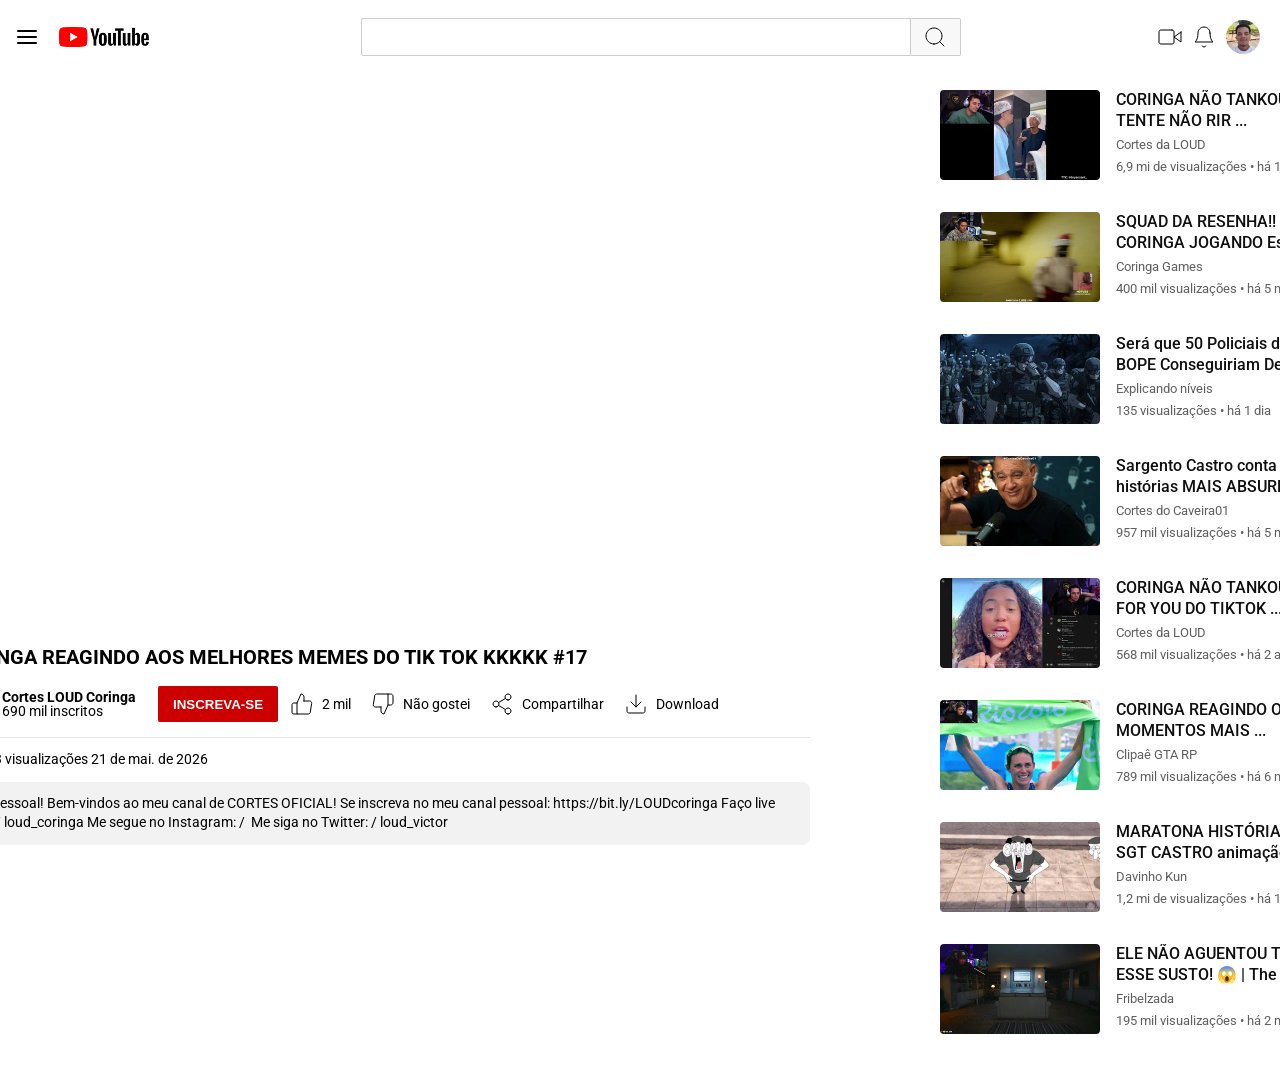
<file: index.html>
<!doctype html>
<html lang="en">
  <head>
    <meta charset="UTF-8" />
    <meta name="viewport" content="width=device-width, initial-scale=1.0" />
    <title>YouTube Interface Clone - DIO Project</title>
    <link rel="stylesheet" href="styles.css" />
  </head>
  <body>
    <header class="menu">
      <div class="left">
        <figure id="menu"><img src="./svg/menu.svg" alt="menu" /></figure>
        <figure id="logo-ytb">
          <a href="./pagina-inicial.html"
            ><img src="./img/youtube 1.png" alt="Youtube-logo"
          /></a>
        </figure>
      </div>

      <div class="center">
        <div class="search">
          <input type="text" class="search-bar" />
          <button class="search-btn">
            <figure><img src="./svg/search.svg" alt="search" /></figure>
          </button>
        </div>
      </div>

      <div class="right">
        <figure><img src="./svg/video.svg" alt="video" /></figure>
        <figure><img src="./svg/bell.svg" alt="bell" /></figure>
        <figure>
          <img id="profile" src="./img/profile.jpeg" alt="profile" />
        </figure>
      </div>
    </header>

    <main class="watching-video">
      <section class="box">
        <div class="video-details">
          <iframe
            width="952"
            height="537"
            src="https://www.youtube.com/embed/QA1-QgoDuuA?si=Joty5b1a2xM5lnqy"
            title="YouTube video player"
            frameborder="0"
            allow="
              accelerometer;
              autoplay;
              clipboard-write;
              encrypted-media;
              gyroscope;
              picture-in-picture;
              web-share;
            "
            referrerpolicy="strict-origin-when-cross-origin"
            allowfullscreen
          ></iframe>

          <h1>CORINGA REAGINDO AOS MELHORES MEMES DO TIK TOK KKKKK #17</h1>

          <div class="video-actions">
            <div class="item image">
              <figure>
                <img
                  src="./img/channels4_profile.jpg"
                  alt="Avatar Canal"
                  width="42px"
                  style="border-radius: 100px"
                />
              </figure>

              <div id="text-image">
                <h2>Cortes LOUD Coringa</h2>
                <p>690 mil inscritos</p>
              </div>
            </div>
            <div class="item subscribe">
              <button style="border-radius: 2px">Inscreva-se</button>
            </div>
            <div class="item like">
              <figure><img src="./svg/thumbs-up.svg" alt="Like" /></figure>
              <p>2 mil</p>
            </div>
            <div class="item unlike">
              <figure><img src="./svg/thumbs-down.svg" alt="Deslike" /></figure>
              <p>Não gostei</p>
            </div>
            <div class="item share">
              <figure>
                <img src="./svg/share-2.svg" alt="Compartilhar" />
              </figure>
              <p>Compartilhar</p>
            </div>
            <div class="item download">
              <figure>
                <img src="./svg/download.svg" alt="Baixar vídeo" />
              </figure>
              <p>Download</p>
            </div>
          </div>

          <div class="views-date">
            <p>103.083 visualizações 21 de mai. de 2026</p>
          </div>

          <div class="description">
            <p>
              Fala pessoal! Bem-vindos ao meu canal de CORTES OFICIAL! Se
              inscreva no meu canal pessoal: https://bit.ly/LOUDcoringa​ Faço
              live aqui: / loud_coringa Me segue no Instagram: / ​ Me siga no
              Twitter: / loud_victor
            </p>
          </div>
        </div>

        <aside class="column">
          <div class="videos">
            <figure class="video">
              <img src="./webp/video-01.webp" alt="video-one" />
              <div class="text">
                <h1>CORINGA NÃO TANKOU O TENTE NÃO RIR ...</h1>
                <p>Cortes da LOUD</p>
                <p>6,9 mi de visualizações • há 1 ano</p>
              </div>
            </figure>

            <figure class="video">
              <img src="./webp/video-02.webp" alt="video-two" />
              <div class="text">
                <h1>SQUAD DA RESENHA!! CORINGA JOGANDO Escape t...</h1>
                <p>Coringa Games</p>
                <p>400 mil visualizações • há 5 meses</p>
              </div>
            </figure>

            <figure class="video">
              <img src="./webp/video-03.webp" alt="video-three" />
              <div class="text">
                <h1>
                  Será que 50 Policiais do BOPE Conseguiriam Derrotar o ...
                </h1>
                <p>Explicando níveis</p>
                <p>135 visualizações • há 1 dia</p>
              </div>
            </figure>

            <figure class="video">
              <img src="./webp/video-04.webp" alt="video-four" />
              <div class="text">
                <h1>Sargento Castro conta as histórias MAIS ABSURDAS da ...</h1>
                <p>Cortes do Caveira01</p>
                <p>957 mil visualizações • há 5 meses</p>
              </div>
            </figure>

            <figure class="video">
              <img src="./webp/video-05.webp" alt="video-five" />
              <div class="text">
                <h1>CORINGA NÃO TANKOU SUA FOR YOU DO TIKTOK ...</h1>
                <p>Cortes da LOUD</p>
                <p>568 mil visualizações • há 2 anos</p>
              </div>
            </figure>

            <figure class="video">
              <img src="./webp/video-06.webp" alt="video-six" />
              <div class="text">
                <h1>CORINGA REAGINDO OS MOMENTOS MAIS ...</h1>
                <p>Clipaê GTA RP</p>
                <p>789 mil visualizações • há 6 meses</p>
              </div>
            </figure>

            <figure class="video">
              <img src="./webp/video-07.webp" alt="video-seven" />
              <div class="text">
                <h1>MARATONA HISTÓRIAS DO SGT CASTRO animação</h1>
                <p>Davinho Kun</p>
                <p>1,2 mi de visualizações • há 1 mês</p>
              </div>
            </figure>

            <figure class="video">
              <img src="./webp/video-08.webp" alt="video-eight" />
              <div class="text">
                <h1>ELE NÃO AGUENTOU TOMAR ESSE SUSTO! 😱 | The Floor ...</h1>
                <p>Fribelzada</p>
                <p>195 mil visualizações • há 2 meses</p>
              </div>
            </figure>
          </div>
        </aside>
      </section>
    </main>
    <footer></footer>
  </body>
</html>
</file>
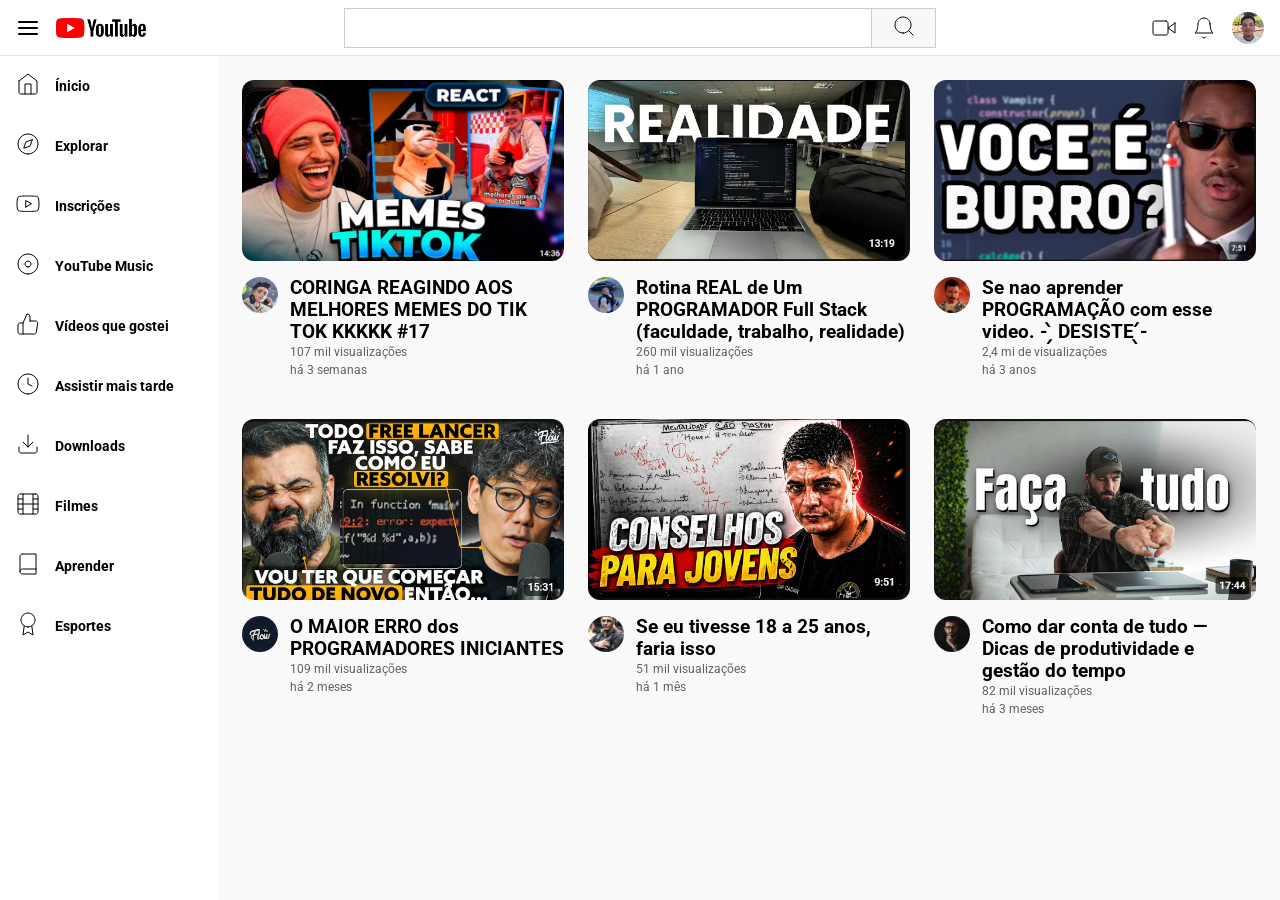
<file: pagina-inicial.html>
<!doctype html>
<html lang="en">
  <head>
    <meta charset="UTF-8" />
    <meta name="viewport" content="width=device-width, initial-scale=1.0" />
    <title>Youtube - Página Inicial</title>
    <link rel="stylesheet" href="pagina-inicial.css" />
  </head>
  <body>
    <header class="menu">
      <div class="left">
        <figure id="menu"><img src="./svg/menu.svg" alt="menu" /></figure>
        <figure id="logo-ytb">
          <img src="./img/youtube 1.png" alt="Youtube-logo" />
        </figure>
      </div>

      <div class="center">
        <div class="search">
          <input type="text" class="search-bar" />
          <button class="search-btn">
            <figure><img src="./svg/search.svg" alt="search" /></figure>
          </button>
        </div>
      </div>

      <div class="right">
        <figure><img src="./svg/video.svg" alt="video" /></figure>
        <figure><img src="./svg/bell.svg" alt="bell" /></figure>
        <figure>
          <img id="profile" src="./img/profile.jpeg" alt="profile" />
        </figure>
      </div>
    </header>
    <aside class="item sidebar">
      <div class="sidebar-items">
        <figure><img src="./svg/home.svg" alt="Ínicio" /></figure>
        <p>Ínicio</p>
      </div>
      <div class="sidebar-items">
        <figure><img src="./svg/compass.svg" alt="Explorar" /></figure>
        <p>Explorar</p>
      </div>
      <div class="sidebar-items">
        <figure><img src="./svg/youtube.svg" alt="Inscrições" /></figure>
        <p>Inscrições</p>
      </div>
      <div class="sidebar-items">
        <figure><img src="./svg/disc.svg" alt="YouTube Music" /></figure>
        <p>YouTube Music</p>
      </div>
      <div class="sidebar-items">
        <figure>
          <img src="./svg/thumbs-up.svg" alt="Vídeos que gostei" />
        </figure>
        <p>Vídeos que gostei</p>
      </div>
      <div class="sidebar-items">
        <figure><img src="./svg/clock.svg" alt="Assistir mais tarde" /></figure>
        <p>Assistir mais tarde</p>
      </div>
      <div class="sidebar-items">
        <figure><img src="./svg/download.svg" alt="Downloads" /></figure>
        <p>Downloads</p>
      </div>
      <div class="sidebar-items">
        <figure><img src="./svg/film.svg" alt="Filmes" /></figure>
        <p>Filmes</p>
      </div>
      <div class="sidebar-items">
        <figure><img src="./svg/book.svg" alt="Aprender" /></figure>
        <p>Aprender</p>
      </div>
      <div class="sidebar-items">
        <figure><img src="./svg/award.svg" alt="Esportes" /></figure>
        <p>Esportes</p>
      </div>
    </aside>
    <main class="item">
      <div class="videos-columns">
        <div class="video video-01">
          <figure class="thumbnail-wrapper">
            <a href="./index.html">
              <img
                src="./img/video-01.png"
                alt="Thumbnail do Video"
                class="thumbnail"
            /></a>
          </figure>
          <div class="video-details">
            <figure class="channel-avatar-wrapper">
              <img
                src="./img/profile-01.jpg"
                alt="Canal"
                class="channel-avatar"
              />
            </figure>
            <div class="video-text-content">
              <h3 class="video-title">
                CORINGA REAGINDO AOS MELHORES MEMES DO TIK TOK KKKKK #17
              </h3>
              <span class="video-metadata">107 mil visualizações</span>
              <span class="video-metadata">há 3 semanas</span>
            </div>
          </div>
        </div>

        <div class="video video-02">
          <figure class="thumbnail-wrapper">
            <img
              src="./img/video-02.png"
              alt="Thumbnail do Video"
              class="thumbnail"
            />
          </figure>
          <div class="video-details">
            <figure class="channel-avatar-wrapper">
              <img
                src="./img/profile-02.jpg"
                alt="Canal"
                class="channel-avatar"
              />
            </figure>
            <div class="video-text-content">
              <h3 class="video-title">
                Rotina REAL de Um PROGRAMADOR Full Stack (faculdade, trabalho,
                realidade)
              </h3>
              <span class="video-metadata">260 mil visualizações</span>
              <span class="video-metadata"> há 1 ano</span>
            </div>
          </div>
        </div>

        <div class="video video-03">
          <figure class="thumbnail-wrapper">
            <img
              src="./img/video-03.png"
              alt="Thumbnail do Video"
              class="thumbnail"
            />
          </figure>
          <div class="video-details">
            <figure class="channel-avatar-wrapper">
              <img
                src="./img/profile-03.jpg"
                alt="Canal"
                class="channel-avatar"
              />
            </figure>
            <div class="video-text-content">
              <h3 class="video-title">
                Se nao aprender PROGRAMAÇÃO com esse video. - ̗̀ DESISTE ̖́-
              </h3>
              <span class="video-metadata"> 2,4 mi de visualizações </span>
              <span class="video-metadata"> há 3 anos</span>
            </div>
          </div>
        </div>

        <div class="video video-04">
          <figure class="thumbnail-wrapper">
            <img
              src="./img/video-04.png"
              alt="Thumbnail do Video"
              class="thumbnail"
            />
          </figure>
          <div class="video-details">
            <figure class="channel-avatar-wrapper">
              <img
                src="./img/profile-04.jpg"
                alt="Canal"
                class="channel-avatar"
              />
            </figure>
            <div class="video-text-content">
              <h3 class="video-title">
                O MAIOR ERRO dos PROGRAMADORES INICIANTES
              </h3>
              <span class="video-metadata"> 109 mil visualizações</span>
              <span class="video-metadata">há 2 meses</span>
            </div>
          </div>
        </div>

        <div class="video video-05">
          <figure class="thumbnail-wrapper">
            <img
              src="./img/video-05.png"
              alt="Thumbnail do Video"
              class="thumbnail"
            />
          </figure>
          <div class="video-details">
            <figure class="channel-avatar-wrapper">
              <img
                src="./img/profile-05.jpg"
                alt="Canal"
                class="channel-avatar"
              />
            </figure>
            <div class="video-text-content">
              <h3 class="video-title">
                Se eu tivesse 18 a 25 anos, faria isso
              </h3>
              <span class="video-metadata"> 51 mil visualizações</span>
              <span class="video-metadata">há 1 mês</span>
            </div>
          </div>
        </div>

        <div class="video video-06">
          <figure class="thumbnail-wrapper">
            <img
              src="./img/video-06.png"
              alt="Thumbnail do Video"
              class="thumbnail"
            />
          </figure>
          <div class="video-details">
            <figure class="channel-avatar-wrapper">
              <img
                src="./img/profile-06.jpg"
                alt="Canal"
                class="channel-avatar"
              />
            </figure>
            <div class="video-text-content">
              <h3 class="video-title">
                Como dar conta de tudo — Dicas de produtividade e gestão do
                tempo
              </h3>
              <span class="video-metadata"> 82 mil visualizações</span>
              <span class="video-metadata">há 3 meses</span>
            </div>
          </div>
        </div>
      </div>
    </main>
  </body>
</html>
</file>
<file: styles.css>
@import url('https://fonts.googleapis.com/css2?family=Afacad:ital,wght@0,400..700;1,400..700&family=Anybody:ital,wght@0,100..900;1,100..900&family=Raleway:ital,wght@0,100..900;1,100..900&family=Roboto:ital,wght@0,100..900;1,100..900&display=swap');

/* 1. Reset e Ajuste de Imagens */
* {
    margin: 0;
    padding: 0;
    box-sizing: border-box; /* Garante que padding não quebre a largura */
}

/* Evita que as imagens do player e dos vídeos estourem o container */
img {
    max-width: 100%;
    height: auto;
    display: block;
}

/* 2. Header */
header {
    background: rgba(255, 255, 255, 1);
    align-items: center;
    justify-content: space-between;
    display: flex;
    margin: 15px;
    gap: 10px;
}

.left {
    display: flex;
    align-items: center;
    flex-shrink: 0;
}

.left > #menu + #logo-ytb {
    margin: 0px 20px;
}

/* Centraliza a pesquisa e permite que ela encolha se necessário */
.center {
    display: flex;
    flex-grow: 1;
    justify-content: center;
    max-width: 600px; /* Largura máxima idêntica ao YouTube original */
    margin: 0 15px;
}

.center > .search  {
    display: flex;
    width: 100%;
}

.center > .search > input {
    width: 100%; /* Ocupa o espaço disponível do container */
    height: 38px;
    border: solid rgba(204, 204, 204, 1) 1px;
    padding: 0 10px;
    border-radius: 2px 0 0 2px;
}

.center > .search > button {
    width: 55px;
    height: 38px; /* Alinhado com o input */
    border: solid rgba(204, 204, 204, 1) 1px;
    border-left: none;
    background: #f8f8f8;
    cursor: pointer;
    border-radius: 0 2px 2px 0;
}

.right {
    display: flex;
    align-items: center;
    flex-shrink: 0;
}

.right > figure {
    margin: 5px;
}
.right > figure > #profile {
    height: 34px;
    border-radius: 100px;
}

.search-btn > figure {
    display: flex;
    justify-content: center;
}

/* 3. Layout Principal (Mobile-First por padrão) */
main {
    display: flex;
    flex-direction: column; /* No celular, tudo fica em uma única coluna */
    padding: 16px;
    gap: 24px;
}

.video-details {
    width: 100%;
}

/* Removemos a largura fixa de 871px para não quebrar a tela */
main > .box  > .video-details > h1 {
    font: bolder 20px / 1.4 "Roboto", sans-serif;
    width: 100%;
    margin: 12px 0;
}

.box {
    display: flex;
    justify-content: space-between;
}

/* Ações do vídeo flexíveis */
.video-actions {
    display: flex;
    width: 100%;
    gap: 12px;
    justify-content: flex-start;
    flex-wrap: wrap; /* Permite que os botões quebrem linha se faltar espaço */
    align-items: center;
    padding-bottom: 12px;
    border-bottom: 1px solid #e5e5e5;
}

.video-actions > .item {
    display: flex;
    align-items: center;
    font: normal 14px/1.0 "Roboto", sans-serif;
}

.video-actions > .item > p {
    padding: 0 8px;
    font: normal 14px/1.0 "Roboto", sans-serif;
}

.video-actions > .image > #text-image {
    padding: 0 10px;
}

.video-actions > .image > #text-image > h2 {
    font-size: 14px;
}

.video-actions > .subscribe > button {
    background-color: rgba(204, 0, 0, 1);
    width: 120px;
    height: 36px;
    border: none;
    color: white;
    text-transform: uppercase;
    font-weight: bold;
    border-radius: 2px;
    cursor: pointer;
}

.views-date {
    padding: 12px 0px;
    font: normal 14px/1.4 "Roboto", sans-serif;
}

.description {
    font: normal 14px / 1.4 "Roboto", sans-serif;
    width: 100%; /* Ocupa a largura total do container do vídeo */
    background: #f2f2f2; /* Estilo padrão de caixas de descrição */
    padding: 12px;
    border-radius: 8px;
}

/* Coluna Lateral de Sugestões */
.column {
    padding: 0;
    width: 100%;
}

.videos {
    display: flex;
    flex-direction: column;
    gap: 12px;
}

/* 1. O CONTAINER PRINCIPAL */
.video {
    display: flex;
    align-items: flex-start;
    gap: 16px;
    
    /* CORREÇÃO AQUI: Força o card a ocupar toda a largura disponível do seu layout */
    width: 100%; 
    max-width: 650px; /* Define um limite máximo realista idêntico ao do YouTube */
    
    font-family: Roboto, Arial, sans-serif;
    margin-bottom: 20px;
    box-sizing: border-box;
}

/* 2. A IMAGEM (THUMBNAIL) */
.video img {
    width: 160px;
    min-width: 160px; /* IMPEDE absolutamente que a imagem encolha ou esmague o texto */
    height: 90px;
    object-fit: cover;
    border-radius: 4px;
}

/* 3. O BLOCO DE TEXTO */
.text {
    display: flex;
    flex-direction: column;
    gap: 4px;
    
    /* CORREÇÃO AQUI: Garante que o texto se espalhe pelo resto do espaço horizontal */
    flex: 1; 
    min-width: 0; /* Evita que o Flexbox trave o tamanho mínimo do texto */
}

/* 4. O TÍTULO (H1) */
.text h1 {
    font-size: 16px;
    font-weight: 500;
    color: #0f0f0f;
    margin: 0;
    line-height: 1.3;

    /* Faz o corte perfeito em até 2 linhas */
    display: -webkit-box;
    -webkit-line-clamp: 2;
    -webkit-box-orient: vertical;
    overflow: hidden;
    text-overflow: ellipsis;
}

/* 5. OS METADADOS (CANAL E VIEWS) */
.text p {
    font-size: 13px;
    color: #606060;
    margin: 0;
    line-height: 1.4;
    white-space: normal; /* Garante que quebrem linha normalmente se faltar espaço */
}

/* 4. Responsividade para Desktops (Telas maiores que 1024px) */
@media (min-width: 1024px) {
    main {
        flex-direction: row; /* Coloca os sugeridos ao lado do vídeo principal */
        justify-content: center;
        align-items: flex-start;
        max-width: 1280px;
        margin: 0 auto;
    }

    .video-details {
        flex: 1; /* Ocupa o espaço máximo disponível à esquerda */
        max-width: 860px;
    }

    .column {
        width: 520px; /* Largura fixa ideal para a barra lateral de vídeos */
        flex-shrink: 0;
        padding-left: 130px;
    }
}
</file>
<file: pagina-inicial.css>
@import url('https://fonts.googleapis.com/css2?family=Afacad:ital,wght@0,400..700;1,400..700&family=Anybody:ital,wght@0,100..900;1,100..900&family=Raleway:ital,wght@0,100..900;1,100..900&family=Roboto:ital,wght@0,100..900;1,100..900&display=swap');


* {
    box-sizing: border-box;
    margin: 0;
    padding: 0;
    font-family: "Roboto", sans-serif;
}

body {
    height: 100vh;
    background-color: rgba(249, 249, 249, 1);
    display: grid;

    grid-template: 56px auto / 218px 1fr;

    grid-template-areas: 
    "header header"
    "aside main";
}

.item {
    height: auto;
    width: auto;
  
}

/* 1. CONFIGURAÇÃO DO ESSENCIAL NO HEADER */
header.menu {
    grid-area: header; /* Fala para o body que o header manda na linha do topo inteira */
    height: 56px;      /* Altura padrão do topo do YouTube */
    
    display: flex;
    align-items: center;
    justify-content: space-between; /* Empurra a esquerda para o canto, o centro para o meio e a direita para o outro canto */
    
    padding: 0 16px;
    background-color: #ffffff;
    box-sizing: border-box;
    border-bottom: 1px solid #e5e5e5; /* Linha sutil separando o topo do resto do site */
}

/* 2. LADO ESQUERDO (Menu Hamburguer e Logo) */
.left {
    display: flex;
    align-items: center;
    gap: 16px; /* Espaço entre o ícone do menu e a logo do YouTube */
    width: 218px; /* Bate exatamente com a largura que você deu para o seu ASIDE! */
    flex-shrink: 0; /* Impede que a logo seja esmagada se a tela diminuir */
}

.left figure {
    margin: 0;
    cursor: pointer;
    display: flex;
    align-items: center;
}

/* 3. CENTRO (Barra de Pesquisa) */
.center {
    display: flex;
    align-items: center;
    justify-content: center;
    flex-grow: 1;      /* Faz o container do meio usar o espaço central disponível */
    max-width: 640px;  /* Limita o tamanho máximo da barra de pesquisa igual ao original */
    padding: 0 24px;
}

.search {
    display: flex;
    width: 100%;
    height: 40px; /* Altura padrão dos inputs do YouTube */
}

.search-bar {
    flex-grow: 1;
    border: 1px solid #ccc;
    padding: 0 16px;
    font-size: 16px;
    outline: none;
}

.search-bar:focus {
    border-color: #1c62b9; /* Cor azul clássica quando clica na barra do YouTube */
}

.search-btn {
    width: 64px;
    background-color: #f8f8f8;
    border: 1px solid #ccc;
    border-left: none; /* Remove a linha entre o input e o botão */
    cursor: pointer;
    display: flex;
    justify-content: center;
    align-items: center;
}

.search-btn:hover {
    background-color: #f0f0f0;
}

/* 4. LADO DIREITO (Ícones e Foto de Perfil) */
.right {
    display: flex;
    align-items: center;
    justify-content: flex-end;
    gap: 16px; /* Espaço entre os ícones e a foto */
    width: 218px; /* Mantém a simetria com o lado esquerdo */
    flex-shrink: 0;
}

.right figure {
    margin: 0;
    cursor: pointer;
    display: flex;
    align-items: center;
}

/* Ajuste da foto de perfil para ficar redondinha */
#profile {
    width: 32px;
    height: 32px;
    border-radius: 50%;
    object-fit: cover;
}

aside {
    background-color: rgba(255, 255, 255, 1);
    grid-area: aside;
}

.sidebar-items {
    display: flex;
    padding: 16px;
    justify-content: flex-start;
    align-items: center;
}

.sidebar-items > p {
    padding-left: 15px;
    
    /*font: [style] [weight] [size]/[line-height] [family];*/
    font: normal bold 14px/1.0 "Roboto" ;

}

main {
    grid-area: main;
    background-color: #f9f9f9; /* Fundo claro idêntico ao da imagem */
}

.videos-columns {
   display: grid;
    /* Força o layout a ter exatamente 3 colunas de tamanhos iguais (1fr cada) */
    grid-template-columns: repeat(3, 1fr);
    /* Aumenta um pouco o espaçamento entre eles, já que os vídeos vão crescer */
    gap: 40px 24px; 
    padding: 24px;
}
.video {
    display: flex;
    flex-direction: column;
    width: 100%; /* Ocupa a largura total da coluna do Grid */
}
/* THUMBNAIL (Imagem do Vídeo) */
.thumbnail-wrapper {
    width: 100%;
    margin-bottom: 12px;
}

.thumbnail {
    width: 100%;
    height: auto;
    aspect-ratio: 16 / 9; /* Mantém a proporção padrão do YouTube */
    border-radius: 12px;  /* Cantos arredondados modernos do YouTube */
    object-fit: cover;
}

/* DETALHES (Foto do canal + Textos) */
.video-details {
    display: flex;
    flex-direction: row;
    gap: 12px;
}

/* Foto do Canal */
.channel-avatar-wrapper {
    flex-shrink: 0; /* Impede que a foto do canal encolha */
}

.channel-avatar {
    width: 36px;
    height: 36px;
    border-radius: 50%;
    object-fit: cover;
}

/* Bloco de Textos */
.video-text-content {
    display: flex;
    flex-direction: column;
}

.video-title {
    .video-title {
    font-size: 14px;
    font-weight: 500;
    color: #0f0f0f;
    line-height: 20px;
    margin-bottom: 4px;
    
    /* Propriedades antigas/webkit */
    display: -webkit-box;
    -webkit-line-clamp: 2;
    -webkit-box-orient: vertical;
    overflow: hidden;

    /* ADICIONE ESTA LINHA ABAIXO PARA SUMIR O AVISO: */
    line-clamp: 2; 
}
}

.video-metadata {
    font-size: 12px;
    color: #606060;
    line-height: 18px;
}
</file>
